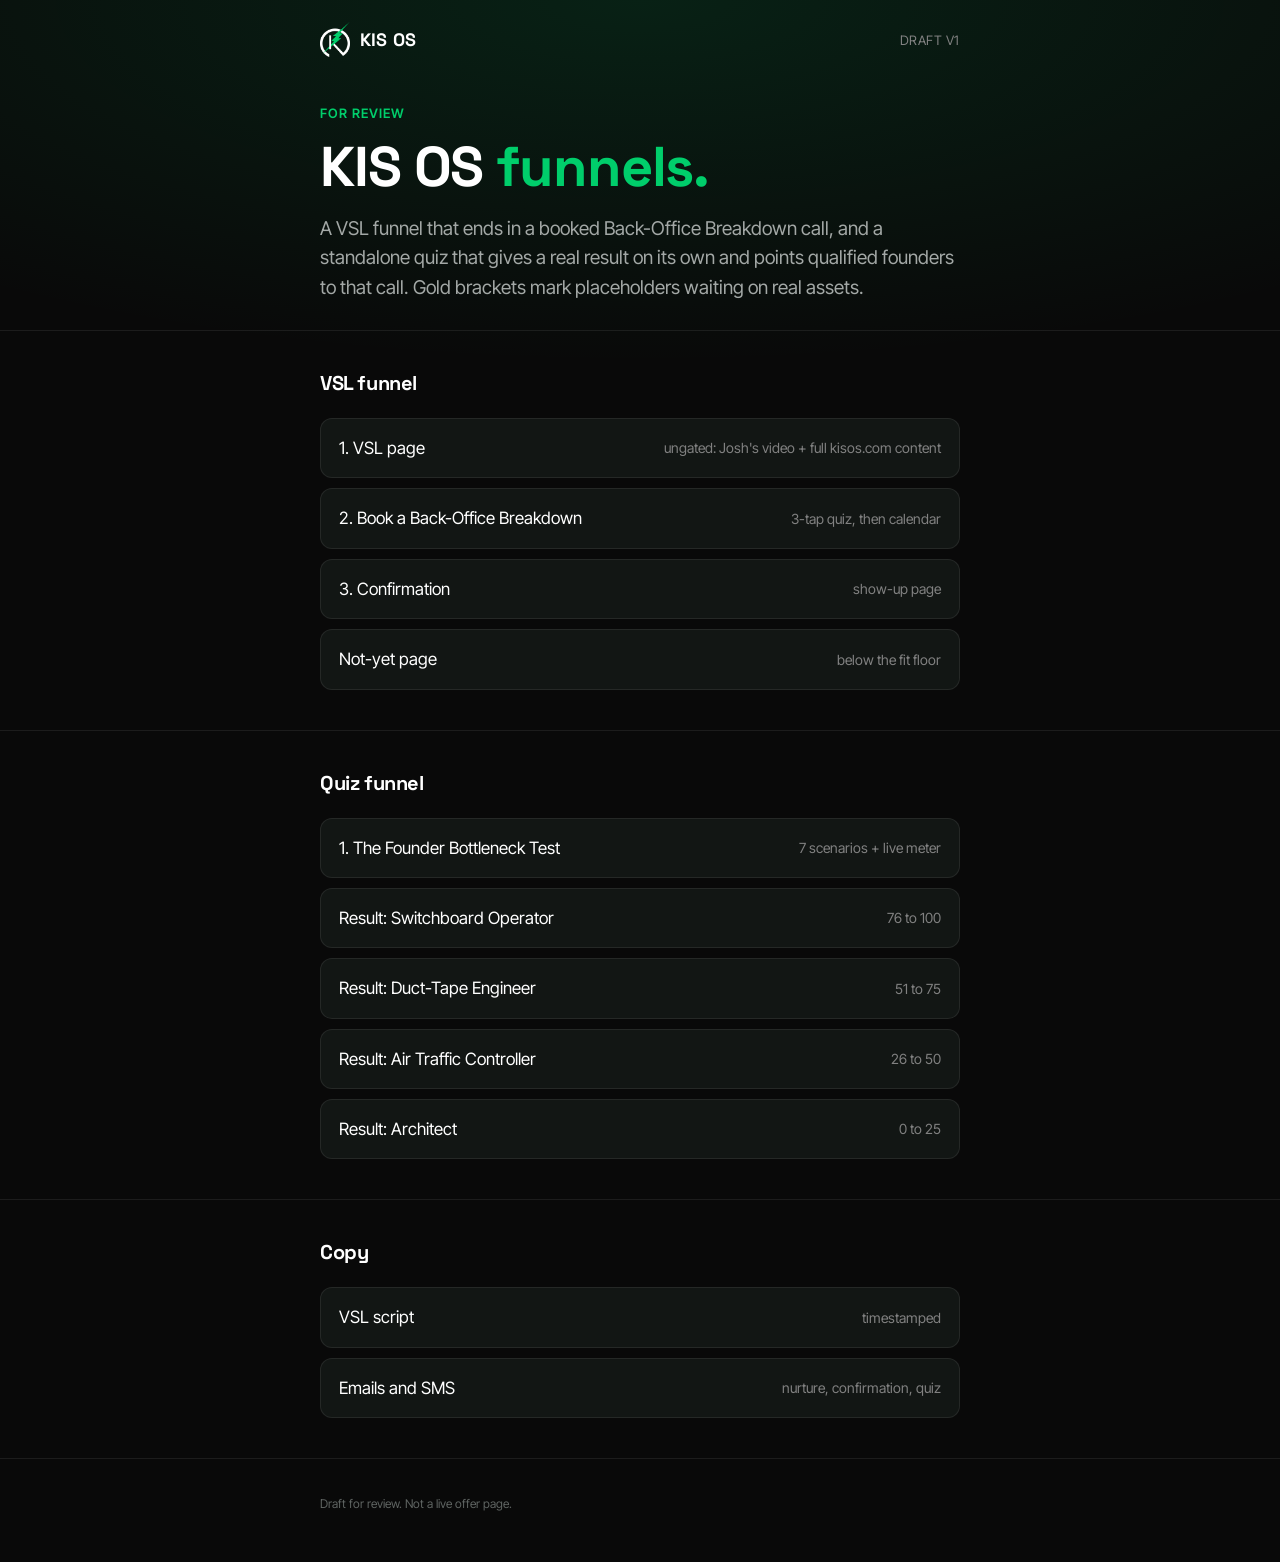
<file: index.html>
<!doctype html>
<html lang="en">
<head>
<meta charset="utf-8">
<meta name="viewport" content="width=device-width, initial-scale=1, viewport-fit=cover">
<meta name="robots" content="noindex, nofollow">
<meta name="theme-color" content="#090909">
<title>KIS OS Funnels</title>
<link rel="icon" href="assets/img/favicon.png">
<link rel="preconnect" href="https://fonts.googleapis.com">
<link rel="preconnect" href="https://fonts.gstatic.com" crossorigin>
<link href="https://fonts.googleapis.com/css2?family=Inter+Tight:wght@400;500;600;700&family=Space+Grotesk:wght@700&display=swap" rel="stylesheet">
<link rel="stylesheet" href="assets/css/site.css">
<style>
  .links { display: grid; gap: 10px; margin-top: 22px; }
  .links a { display: flex; justify-content: space-between; align-items: center; gap: 12px; padding: 16px 18px; background: var(--surface); border: 1px solid var(--line); border-radius: 12px; color: var(--text); text-decoration: none; }
  .links a:hover { border-color: var(--mint); }
  .links a span { color: var(--dim); font-size: 14px; text-align: right; }
</style>
</head>
<body class="glow">
<header class="top"><div class="wrap"><span class="brand"><img src="assets/img/kis-mark-white.png" alt=""><span>KIS OS</span></span><span class="step">Draft v1</span></div></header>
<main>
  <section class="hero">
    <div class="wrap">
      <p class="eyebrow">For review</p>
      <h1>KIS OS <span class="accent">funnels.</span></h1>
      <p class="lede">A VSL funnel that ends in a booked Back-Office Breakdown call, and a standalone quiz that gives a real result on its own and points qualified founders to that call. Gold brackets mark placeholders waiting on real assets.</p>
    </div>
  </section>
  <section class="section tight">
    <div class="wrap">
      <h3>VSL funnel</h3>
      <div class="links">
        <a href="vsl/">1. VSL page <span>ungated: Josh's video + full kisos.com content</span></a>
        <a href="book/">2. Book a Back-Office Breakdown <span>3-tap quiz, then calendar</span></a>
        <a href="confirmed/">3. Confirmation <span>show-up page</span></a>
        <a href="not-yet/">Not-yet page <span>below the fit floor</span></a>
      </div>
    </div>
  </section>
  <section class="section tight">
    <div class="wrap">
      <h3>Quiz funnel</h3>
      <div class="links">
        <a href="quiz/">1. The Founder Bottleneck Test <span>7 scenarios + live meter</span></a>
        <a href="quiz/result/?s=90&a=3333232">Result: Switchboard Operator <span>76 to 100</span></a>
        <a href="quiz/result/?s=62&a=2232211">Result: Duct-Tape Engineer <span>51 to 75</span></a>
        <a href="quiz/result/?s=43&a=1121211">Result: Air Traffic Controller <span>26 to 50</span></a>
        <a href="quiz/result/?s=14&a=0101001">Result: Architect <span>0 to 25</span></a>
      </div>
    </div>
  </section>
  <section class="section tight">
    <div class="wrap">
      <h3>Copy</h3>
      <div class="links">
        <a href="copy/#vsl">VSL script <span>timestamped</span></a>
        <a href="copy/#emails">Emails and SMS <span>nurture, confirmation, quiz</span></a>
      </div>
    </div>
  </section>
</main>
<footer class="foot"><div class="wrap"><div class="spec">Draft for review. Not a live offer page.</div></div></footer>
</body>
</html>
</file>
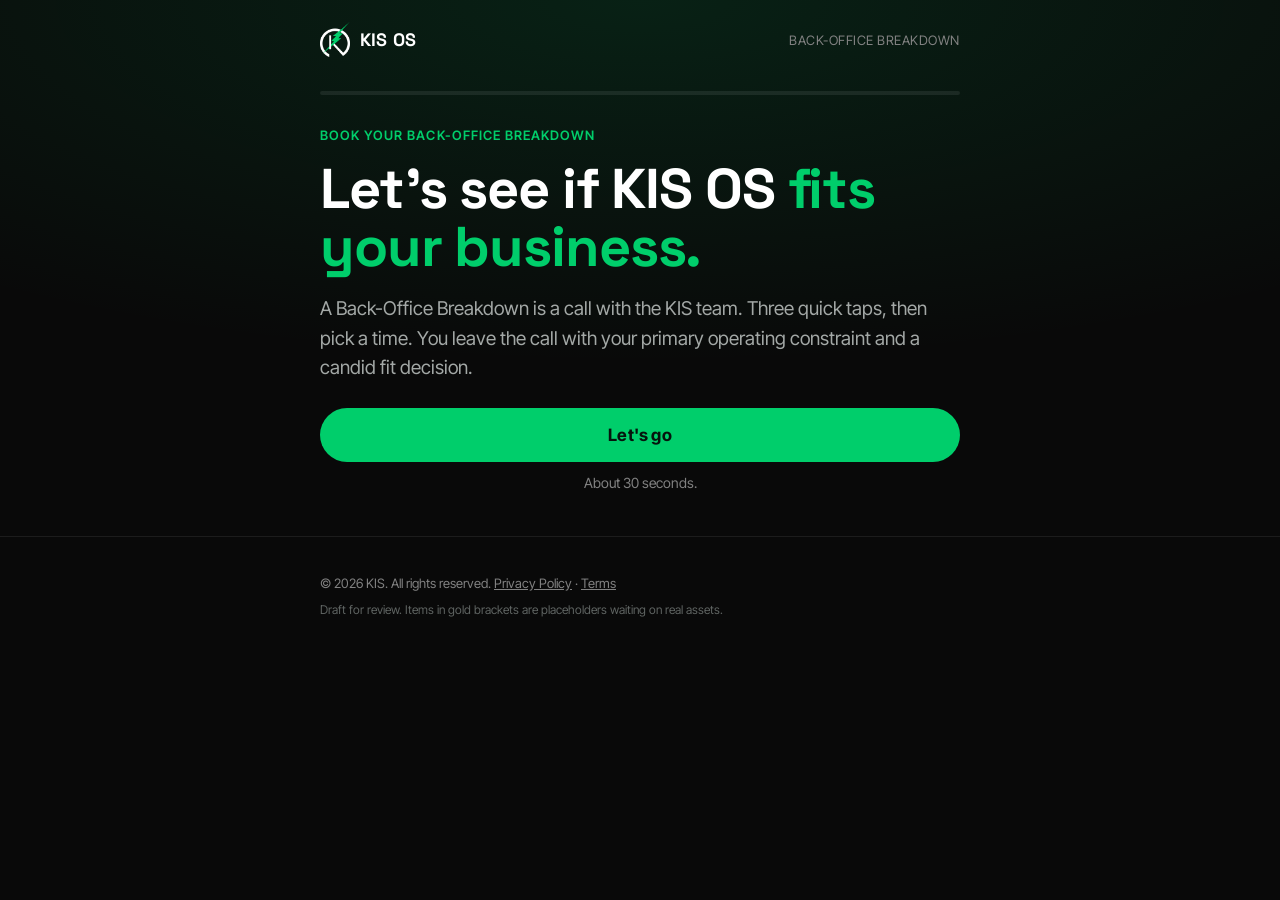
<file: book/index.html>
<!doctype html>
<html lang="en">
<head>
<meta charset="utf-8">
<meta name="viewport" content="width=device-width, initial-scale=1, viewport-fit=cover">
<meta name="robots" content="noindex, nofollow">
<meta name="theme-color" content="#090909">
<title>KIS OS | Book Your Back-Office Breakdown</title>
<link rel="icon" href="../assets/img/favicon.png">
<link rel="preconnect" href="https://fonts.googleapis.com">
<link rel="preconnect" href="https://fonts.gstatic.com" crossorigin>
<link href="https://fonts.googleapis.com/css2?family=Inter+Tight:wght@400;500;600;700&family=Space+Grotesk:wght@700&display=swap" rel="stylesheet">
<link rel="stylesheet" href="../assets/css/site.css">
<script src="../assets/js/funnel.js"></script>
</head>
<body class="glow">

<header class="top">
  <div class="wrap">
    <a class="brand" href="../vsl/" data-keep><img src="../assets/img/kis-mark-white.png" alt=""><span>KIS OS</span></a>
    <span class="step" id="qcount">Back-Office Breakdown</span>
  </div>
</header>

<main>
  <section class="hero" style="padding-top:20px">
    <div class="wrap">
      <div class="progress" aria-hidden="true"><i id="bar"></i></div>

      <div class="q on" data-intro>
        <p class="eyebrow">Book your Back-Office Breakdown</p>
        <h1>Let's see if KIS OS <span class="accent">fits your business.</span></h1>
        <p class="lede">A Back-Office Breakdown is a call with the KIS team. Three quick taps, then pick a time. You leave the call with your primary operating constraint and a candid fit decision.</p>
        <div class="cta-row"><button class="btn block" type="button" id="start">Let's go</button></div>
        <p class="cta-note">About 30 seconds.</p>
      </div>

      <div class="q" data-key="business">
        <h2>What best describes your business?</h2>
        <div class="choices">
          <button class="choice" type="button" data-v="online_coach">Online fitness or health coach</button>
          <button class="choice" type="button" data-v="gym_owner">Gym or studio owner</button>
          <button class="choice" type="button" data-v="hybrid">Hybrid: online and in person</button>
          <button class="choice" type="button" data-v="nutrition">Nutrition or wellness brand</button>
          <button class="choice" type="button" data-v="other">Something else</button>
        </div>
      </div>

      <div class="q" data-key="revenue">
        <h2>Roughly what do you collect in a month?</h2>
        <p class="hint">So we send you to the right call.</p>
        <div class="choices">
          <button class="choice" type="button" data-v="0">Under $10K</button>
          <button class="choice" type="button" data-v="10000">$10K to $20K</button>
          <button class="choice" type="button" data-v="20000">$20K to $30K</button>
          <button class="choice" type="button" data-v="30000">$30K to $50K</button>
          <button class="choice" type="button" data-v="50000">$50K to $100K</button>
          <button class="choice" type="button" data-v="100000">$100K or more</button>
        </div>
      </div>

      <div class="q" data-key="onboarding">
        <h2>A new client pays you. What happens next?</h2>
        <div class="choices">
          <button class="choice" type="button" data-v="manual">Me or my team onboard them by hand</button>
          <button class="choice" type="button" data-v="partial">Part automated, part manual</button>
          <button class="choice" type="button" data-v="auto">It runs on its own: intake, coach assigned, Trainerize ready</button>
        </div>
      </div>

      <!-- GHL: post these answers + contact to the GHL form, then show the calendar. -->
      <div class="q" data-key="contact">
        <h2>Good fit. <span class="accent">Where do we send the invite?</span></h2>
        <form class="form" id="contactForm" novalidate style="margin-top:22px">
          <div class="field">
            <label for="fn">First name</label>
            <input id="fn" name="first_name" type="text" autocomplete="given-name" required>
          </div>
          <div class="field">
            <label for="em">Email</label>
            <input id="em" name="email" type="email" autocomplete="email" inputmode="email" required>
          </div>
          <div class="field">
            <label for="ph">Mobile (for call reminders)</label>
            <input id="ph" name="phone" type="tel" autocomplete="tel" inputmode="tel" required>
          </div>
          <div class="err" id="cErr" role="alert"></div>
          <button class="btn block" type="submit">Next: pick a time</button>
          <p class="consent">By continuing you agree to receive calls, texts and emails from Keep It Simple about your Back-Office Breakdown. Message and data rates may apply. Reply STOP to opt out. <a href="https://kisos.com/privacy-policy" target="_blank" rel="noopener">Privacy Policy</a></p>
        </form>
      </div>

      <!-- GHL: embed the Back-Office Breakdown calendar; set its redirect to /confirmed/. -->
      <div class="q" data-key="calendar">
        <h2>Pick a time, <span class="accent" data-first-name>friend</span>.</h2>
        <div class="ph-box" style="min-height:360px;display:flex;flex-direction:column;justify-content:center;text-align:center;gap:10px;margin-top:22px">
          <strong>[GHL BACK-OFFICE BREAKDOWN CALENDAR EMBED]</strong>
          <span>The booking calendar goes here, prefilled with your details. After booking it redirects to the confirmation page.</span>
        </div>
        <div class="cta-row">
          <a class="btn block" href="../confirmed/" data-keep>Preview the confirmation page</a>
        </div>
      </div>

      <button class="back" type="button" id="back" hidden>Back</button>
    </div>
  </section>
</main>

<footer class="foot">
  <div class="wrap">
    <div>&copy; 2026 KIS. All rights reserved. <a href="https://kisos.com/privacy-policy" target="_blank" rel="noopener">Privacy Policy</a> · <a href="https://kisos.com/terms" target="_blank" rel="noopener">Terms</a></div>
    <div class="spec">Draft for review. Items in gold brackets are placeholders waiting on real assets.</div>
  </div>
</footer>

<script>
(function () {
  var steps = Array.prototype.slice.call(document.querySelectorAll(".q"));
  var idx = {}; steps.forEach(function (s, n) { idx[s.getAttribute("data-key") || "intro"] = n; });
  var QUESTIONS = ["business", "revenue", "onboarding"];
  var i = 0, lead = KIS.get("lead") || {};
  if (new URLSearchParams(location.search).get("reset")) { delete lead.business; delete lead.revenue; delete lead.onboarding; KIS.set({ lead: lead }); }
  var bar = document.getElementById("bar"), back = document.getElementById("back"), qcount = document.getElementById("qcount");
  var f = document.getElementById("contactForm");
  ["first_name", "email", "phone"].forEach(function (k) { if (lead[k]) f[k].value = lead[k]; });

  function label(key) {
    var q = QUESTIONS.indexOf(key);
    if (q > -1) return "Question " + (q + 1) + " of 3";
    return { intro: "Back-Office Breakdown", contact: "Almost there", calendar: "Pick a time" }[key];
  }
  function go(n) {
    steps[i].classList.remove("on");
    i = n;
    steps[i].classList.add("on");
    var key = steps[i].getAttribute("data-key") || "intro";
    bar.style.width = (i / (steps.length - 1) * 100) + "%";
    back.hidden = i === 0;
    qcount.textContent = label(key);
    document.querySelectorAll("[data-first-name]").forEach(function (el) { if (lead.first_name) el.textContent = lead.first_name; });
    window.scrollTo({ top: 0, behavior: "smooth" });
  }
  // First unanswered question; quiz-funnel leads skip what they already told us.
  function next() {
    for (var q = 0; q < QUESTIONS.length; q++) if (lead[QUESTIONS[q]] == null) return idx[QUESTIONS[q]];
    if (Number(lead.revenue) < KIS.ICP_FLOOR) { KIS.track("DisqualifiedLead", { revenue: lead.revenue }); KIS.go("../not-yet/"); return null; }
    return idx.contact;
  }
  function advance() { var n = next(); if (n != null) go(n); }

  document.getElementById("start").addEventListener("click", function () { KIS.track("BookStart"); advance(); });
  back.addEventListener("click", function () {
    var key = steps[i].getAttribute("data-key");
    if (QUESTIONS.indexOf(key) > -1) delete lead[QUESTIONS[QUESTIONS.indexOf(key) - 1]];
    if (key === "contact") delete lead.onboarding;
    KIS.set({ lead: lead });
    go(Math.max(0, i - 1));
  });

  QUESTIONS.forEach(function (key) {
    var step = steps[idx[key]];
    step.querySelectorAll(".choice").forEach(function (btn) {
      if (lead[key] === btn.getAttribute("data-v")) btn.classList.add("sel");
      btn.addEventListener("click", function () {
        step.querySelectorAll(".choice").forEach(function (b) { b.classList.remove("sel"); });
        btn.classList.add("sel");
        lead[key] = btn.getAttribute("data-v");
        KIS.set({ lead: lead });
        setTimeout(advance, 180);
      });
    });
  });

  f.addEventListener("submit", function (e) {
    e.preventDefault();
    var err = document.getElementById("cErr");
    var fn = f.first_name.value.trim(), em = f.email.value.trim(), ph = f.phone.value.trim();
    if (!fn) { err.textContent = "Please add your first name."; return; }
    if (!KIS.validEmail(em)) { err.textContent = "Please add a valid email."; return; }
    if (ph.replace(/\D/g, "").length < 7) { err.textContent = "Please add a mobile number for reminders."; return; }
    err.textContent = "";
    lead.first_name = fn; lead.email = em; lead.phone = ph;
    KIS.set({ lead: lead });
    // GHL: post the form here (starts the booking-abandon emails if no booking follows).
    KIS.track("QualifiedLead", { revenue: lead.revenue, business: lead.business });
    go(idx.calendar);
  });
})();
</script>
</body>
</html>
</file>
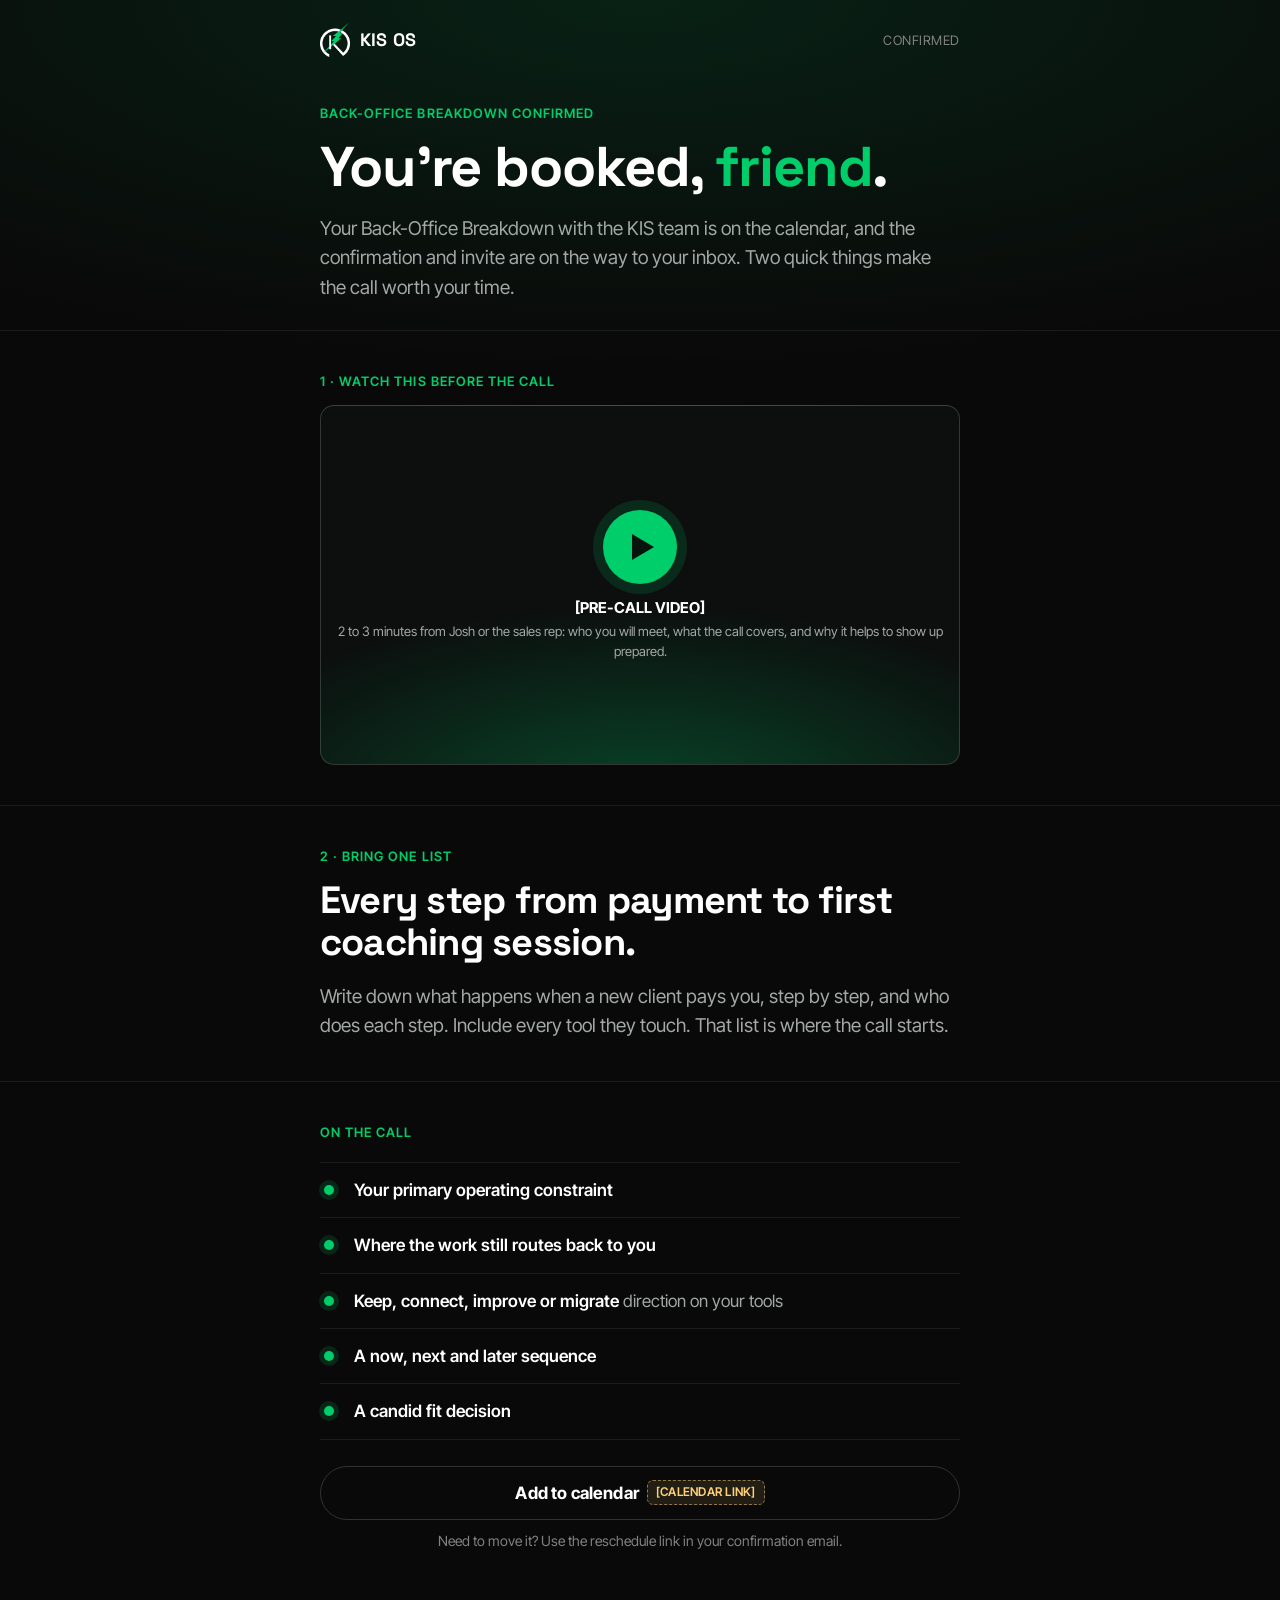
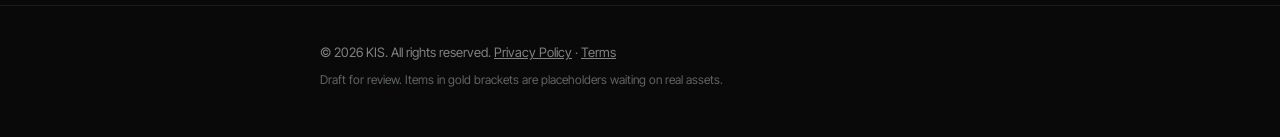
<file: confirmed/index.html>
<!doctype html>
<html lang="en">
<head>
<meta charset="utf-8">
<meta name="viewport" content="width=device-width, initial-scale=1, viewport-fit=cover">
<meta name="robots" content="noindex, nofollow">
<meta name="theme-color" content="#090909">
<title>KIS OS | You're Booked</title>
<link rel="icon" href="../assets/img/favicon.png">
<link rel="preconnect" href="https://fonts.googleapis.com">
<link rel="preconnect" href="https://fonts.gstatic.com" crossorigin>
<link href="https://fonts.googleapis.com/css2?family=Inter+Tight:wght@400;500;600;700&family=Space+Grotesk:wght@700&display=swap" rel="stylesheet">
<link rel="stylesheet" href="../assets/css/site.css">
<script src="../assets/js/funnel.js"></script>
</head>
<body class="glow">

<header class="top">
  <div class="wrap">
    <a class="brand" href="../vsl/" data-keep><img src="../assets/img/kis-mark-white.png" alt=""><span>KIS OS</span></a>
    <span class="step">Confirmed</span>
  </div>
</header>

<main>
  <section class="hero">
    <div class="wrap">
      <p class="eyebrow">Back-Office Breakdown confirmed</p>
      <h1>You're booked, <span class="accent" data-first-name>friend</span>.</h1>
      <p class="lede">Your Back-Office Breakdown with the KIS team is on the calendar, and the confirmation and invite are on the way to your inbox. Two quick things make the call worth your time.</p>
    </div>
  </section>

  <section class="section tight">
    <div class="wrap">
      <p class="eyebrow">1 &middot; Watch this before the call</p>
      <div class="video">
        <div>
          <div class="play" aria-hidden="true"></div>
          <div class="ph"><strong>[PRE-CALL VIDEO]</strong>2 to 3 minutes from Josh or the sales rep: who you will meet, what the call covers, and why it helps to show up prepared.</div>
        </div>
      </div>
    </div>
  </section>

  <section class="section tight">
    <div class="wrap">
      <p class="eyebrow">2 &middot; Bring one list</p>
      <h2>Every step from payment to first coaching session.</h2>
      <p class="lede">Write down what happens when a new client pays you, step by step, and who does each step. Include every tool they touch. That list is where the call starts.</p>
    </div>
  </section>

  <section class="section tight">
    <div class="wrap">
      <p class="eyebrow">On the call</p>
      <ul class="list">
        <li><strong>Your primary operating constraint</strong></li>
        <li><strong>Where the work still routes back to you</strong></li>
        <li><strong>Keep, connect, improve or migrate</strong> direction on your tools</li>
        <li><strong>A now, next and later sequence</strong></li>
        <li><strong>A candid fit decision</strong></li>
      </ul>
      <div class="cta-row">
        <a class="btn ghost block" href="#" id="addCal">Add to calendar <span class="ph-tag">[CALENDAR LINK]</span></a>
      </div>
      <p class="cta-note">Need to move it? Use the reschedule link in your confirmation email.</p>
    </div>
  </section>
</main>

<footer class="foot">
  <div class="wrap">
    <div>&copy; 2026 KIS. All rights reserved. <a href="https://kisos.com/privacy-policy" target="_blank" rel="noopener">Privacy Policy</a> · <a href="https://kisos.com/terms" target="_blank" rel="noopener">Terms</a></div>
    <div class="spec">Draft for review. Items in gold brackets are placeholders waiting on real assets.</div>
  </div>
</footer>

<script>
  KIS.track("DemoBooked");
  document.getElementById("addCal").addEventListener("click", function (e) { e.preventDefault(); });
</script>
</body>
</html>
</file>
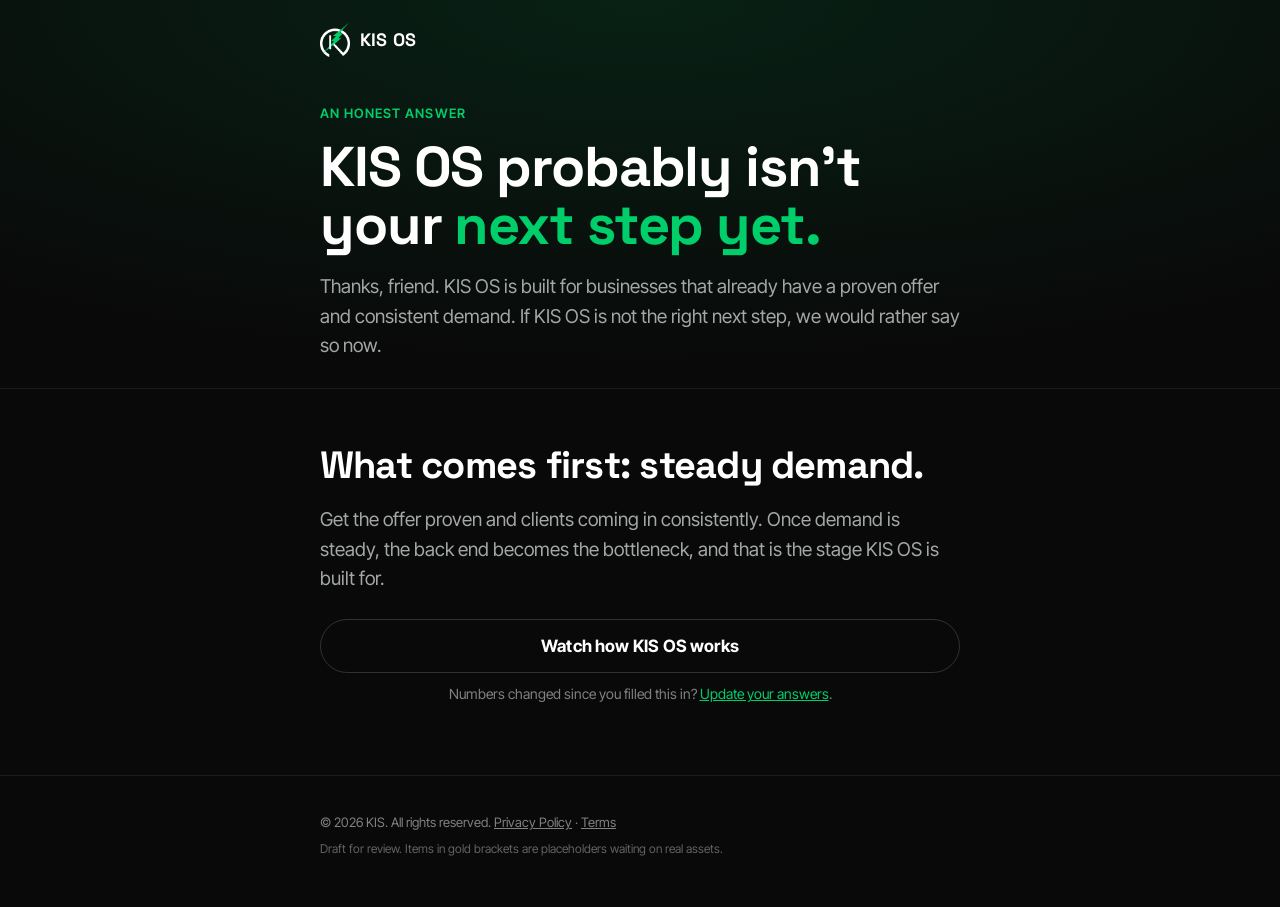
<file: not-yet/index.html>
<!doctype html>
<html lang="en">
<head>
<meta charset="utf-8">
<meta name="viewport" content="width=device-width, initial-scale=1, viewport-fit=cover">
<meta name="robots" content="noindex, nofollow">
<meta name="theme-color" content="#090909">
<title>KIS OS | Not Yet</title>
<link rel="icon" href="../assets/img/favicon.png">
<link rel="preconnect" href="https://fonts.googleapis.com">
<link rel="preconnect" href="https://fonts.gstatic.com" crossorigin>
<link href="https://fonts.googleapis.com/css2?family=Inter+Tight:wght@400;500;600;700&family=Space+Grotesk:wght@700&display=swap" rel="stylesheet">
<link rel="stylesheet" href="../assets/css/site.css">
<script src="../assets/js/funnel.js"></script>
</head>
<body class="glow">

<header class="top">
  <div class="wrap">
    <a class="brand" href="../vsl/" data-keep><img src="../assets/img/kis-mark-white.png" alt=""><span>KIS OS</span></a>
  </div>
</header>

<main>
  <section class="hero">
    <div class="wrap">
      <p class="eyebrow">An honest answer</p>
      <h1>KIS OS probably isn't your <span class="accent">next step yet.</span></h1>
      <p class="lede">Thanks, <span data-first-name>friend</span>. KIS OS is built for businesses that already have a proven offer and consistent demand. If KIS OS is not the right next step, we would rather say so now.</p>
    </div>
  </section>

  <section class="section">
    <div class="wrap">
      <h2>What comes first: steady demand.</h2>
      <p class="lede">Get the offer proven and clients coming in consistently. Once demand is steady, the back end becomes the bottleneck, and that is the stage KIS OS is built for.</p>
      <div class="cta-row">
        <a class="btn ghost block" href="../vsl/" data-keep>Watch how KIS OS works</a>
      </div>
      <p class="cta-note">Numbers changed since you filled this in? <a href="../book/?reset=1" data-keep>Update your answers</a>.</p>
    </div>
  </section>
</main>

<footer class="foot">
  <div class="wrap">
    <div>&copy; 2026 KIS. All rights reserved. <a href="https://kisos.com/privacy-policy" target="_blank" rel="noopener">Privacy Policy</a> · <a href="https://kisos.com/terms" target="_blank" rel="noopener">Terms</a></div>
    <div class="spec">Draft for review. Items in gold brackets are placeholders waiting on real assets.</div>
  </div>
</footer>

</body>
</html>
</file>
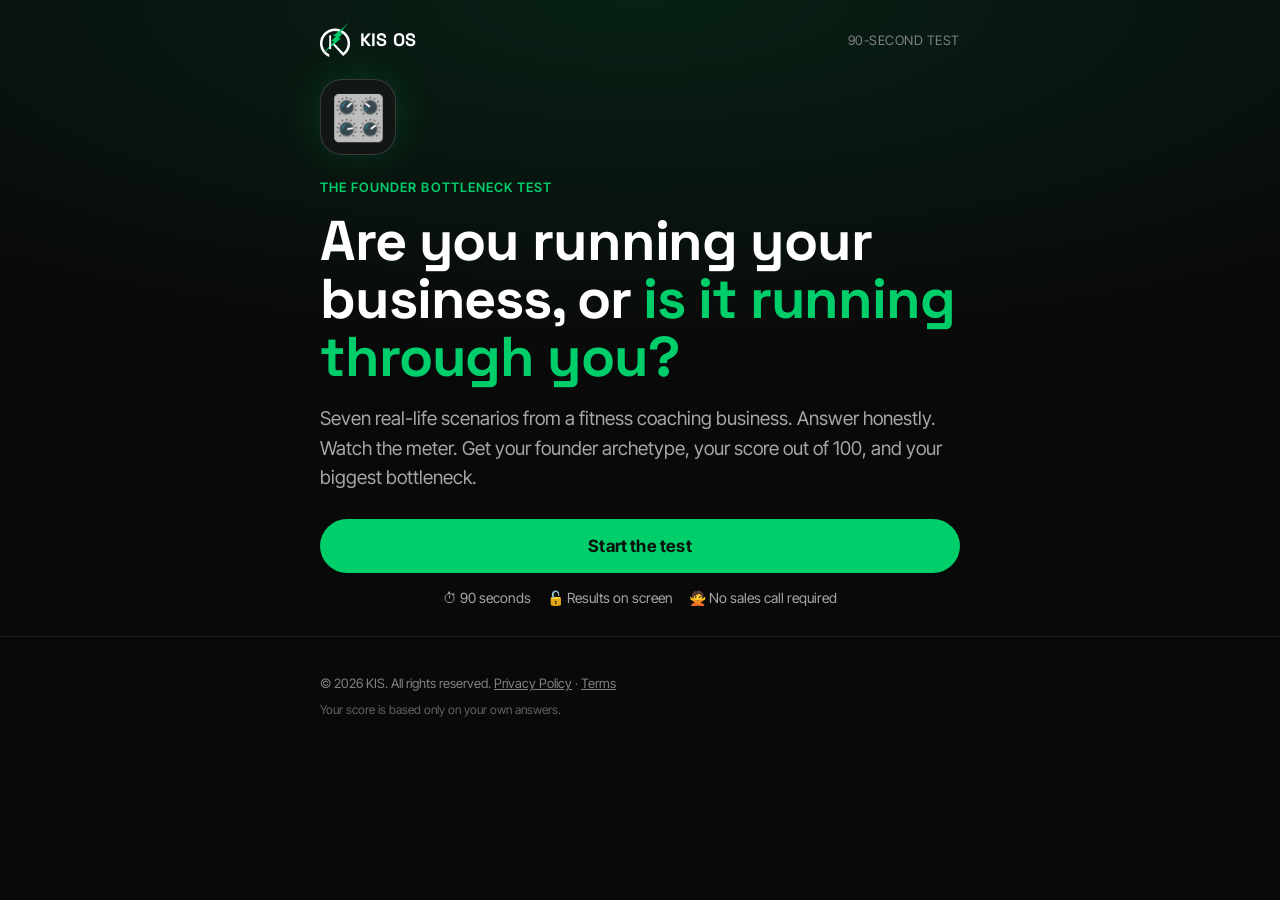
<file: quiz/index.html>
<!doctype html>
<html lang="en">
<head>
<meta charset="utf-8">
<meta name="viewport" content="width=device-width, initial-scale=1, viewport-fit=cover">
<meta name="robots" content="noindex, nofollow">
<meta name="theme-color" content="#090909">
<title>Are You the Operating System? | The Founder Bottleneck Test</title>
<meta name="description" content="Seven quick scenarios. Find out how much of your fitness business still runs through you.">
<link rel="icon" href="../assets/img/favicon.png">
<link rel="preconnect" href="https://fonts.googleapis.com">
<link rel="preconnect" href="https://fonts.gstatic.com" crossorigin>
<link href="https://fonts.googleapis.com/css2?family=Inter+Tight:wght@400;500;600;700&family=Space+Grotesk:wght@700&display=swap" rel="stylesheet">
<link rel="stylesheet" href="../assets/css/site.css">
<script src="../assets/js/funnel.js"></script>
<script src="../assets/js/quiz-data.js"></script>
</head>
<body class="glow">

<header class="top">
  <div class="wrap">
    <a class="brand" href="./"><img src="../assets/img/kis-mark-white.png" alt=""><span>KIS OS</span></a>
    <span class="step" id="qcount">90-second test</span>
  </div>
</header>

<main>
  <section class="hero" style="padding-top:16px">
    <div class="wrap">

      <!-- Live meter: moves with every answer -->
      <div class="meter" id="meter" hidden>
        <div class="meter-top"><span>Runs itself</span><strong id="meterLabel">Founder dependence</strong><span>You are the OS</span></div>
        <div class="meter-track"><i id="meterFill"></i><b id="meterNeedle"></b></div>
      </div>

      <div id="stage">
        <div class="q on intro" id="intro">
          <div class="intro-badge">🎛️</div>
          <p class="eyebrow">The Founder Bottleneck Test</p>
          <h1>Are you running your business, or <span class="accent">is it running through you?</span></h1>
          <p class="lede">Seven real-life scenarios from a fitness coaching business. Answer honestly. Watch the meter. Get your founder archetype, your score out of 100, and your biggest bottleneck.</p>
          <div class="cta-row"><button class="btn block" type="button" id="start">Start the test</button></div>
          <div class="intro-meta"><span>⏱ 90 seconds</span><span>🔓 Results on screen</span><span>🙅 No sales call required</span></div>
        </div>
      </div>

      <button class="back" type="button" id="back" hidden>Back</button>
    </div>
  </section>

  <!-- Building-your-result moment -->
  <section class="crunch" id="crunch" hidden>
    <div class="wrap center">
      <div class="crunch-ring" aria-hidden="true"></div>
      <h2 id="crunchLine">Tracing your handoffs...</h2>
    </div>
  </section>
</main>

<div class="quip" id="quip" role="status" aria-live="polite"></div>

<footer class="foot">
  <div class="wrap">
    <div>&copy; 2026 KIS. All rights reserved. <a href="https://kisos.com/privacy-policy" target="_blank" rel="noopener">Privacy Policy</a> · <a href="https://kisos.com/terms" target="_blank" rel="noopener">Terms</a></div>
    <div class="spec">Your score is based only on your own answers.</div>
  </div>
</footer>

<script>
(function () {
  var Q = KISQ.QUESTIONS, stage = document.getElementById("stage");
  var answers = {}, scores = {}, i = -1, locked = false;
  var meter = document.getElementById("meter"), fill = document.getElementById("meterFill"), needle = document.getElementById("meterNeedle");
  var qcount = document.getElementById("qcount"), back = document.getElementById("back"), quip = document.getElementById("quip");
  var scored = Q.filter(function (q) { return q.area; }).length;

  function esc(s) { var d = document.createElement("div"); d.textContent = s; return d.innerHTML; }

  function updateMeter() {
    var keys = Object.keys(scores), sum = 0;
    keys.forEach(function (k) { sum += scores[k]; });
    var pct = keys.length ? Math.round(sum / (keys.length * 3) * 100) : 0;
    fill.style.width = pct + "%";
    needle.style.left = pct + "%";
    document.getElementById("meterLabel").textContent = !keys.length ? "Founder dependence" :
      pct <= 25 ? "Running on systems" : pct <= 50 ? "On your radar" : pct <= 75 ? "Held with duct tape" : "Full switchboard";
  }

  function render(n) {
    var q = Q[n];
    var h = '<div class="q on"><div class="q-emoji">' + q.emoji + '</div><h2>' + esc(q.q) + '</h2>' + (q.hint ? '<p class="hint">' + esc(q.hint) + '</p>' : "");
    if (q.type === "slider") {
      var v = answers[q.area] || 5;
      h += '<div class="slider"><div class="slider-num"><strong id="sNum">' + v + (v >= q.max ? "+" : "") + '</strong><span id="sLabel">' + q.label(v) + '</span></div>' +
        '<div class="apps" id="apps"></div>' +
        '<input type="range" id="sRange" min="' + q.min + '" max="' + q.max + '" value="' + v + '" aria-label="Number of apps">' +
        '<div class="slider-ends"><span>1</span><span>12+</span></div></div>' +
        '<div class="cta-row"><button class="btn block" type="button" id="sNext">Lock it in</button></div>';
    } else {
      h += '<div class="choices">' + q.options.map(function (o, k) {
        var sel = (q.area ? answers[q.area] : answers[q.key]) === (q.area ? k : o.v) ? " sel" : "";
        return '<button class="choice' + sel + '" type="button" data-k="' + k + '">' + esc(o.t) + '</button>';
      }).join("") + '</div>';
    }
    stage.innerHTML = h + '</div>';
    qcount.textContent = q.area ? "Scenario " + (n + 1) + " of " + scored : "Last question";
    back.hidden = false;
    window.scrollTo({ top: 0, behavior: "smooth" });

    if (q.type === "slider") {
      var r = document.getElementById("sRange"), apps = document.getElementById("apps");
      var draw = function () {
        var val = Number(r.value);
        document.getElementById("sNum").textContent = val + (val >= q.max ? "+" : "");
        document.getElementById("sLabel").textContent = q.label(val);
        apps.innerHTML = new Array(val + 1).join('<i></i>');
        r.style.setProperty("--p", ((val - q.min) / (q.max - q.min) * 100) + "%");
      };
      r.addEventListener("input", draw); draw();
      document.getElementById("sNext").addEventListener("click", function () {
        var val = Number(r.value);
        answer(n, q.score(val), q.react(val), val);
      });
    } else {
      stage.querySelectorAll(".choice").forEach(function (b) {
        b.addEventListener("click", function () {
          if (locked) return;
          stage.querySelectorAll(".choice").forEach(function (x) { x.classList.remove("sel"); });
          b.classList.add("sel");
          var o = q.options[Number(b.getAttribute("data-k"))];
          answer(n, o.s, o.r, q.area ? Number(b.getAttribute("data-k")) : o.v);
        });
      });
    }
  }

  function answer(n, s, reaction, raw) {
    var q = Q[n];
    locked = true;
    if (q.area) { scores[q.area] = s; answers[q.area] = raw; } else { answers[q.key] = raw; }
    updateMeter();
    quip.textContent = reaction;
    quip.className = "quip show" + (q.area ? " s" + s : "");
    setTimeout(function () {
      quip.className = "quip";
      locked = false;
      if (n + 1 < Q.length) { i = n + 1; render(i); } else { finish(); }
    }, 1500);
  }

  function finish() {
    var sum = 0;
    KISQ.ORDER.forEach(function (k) { sum += scores[k] || 0; });
    var score = Math.round(sum / (scored * 3) * 100);
    var a = KISQ.archetype(score);
    var code = KISQ.ORDER.map(function (k) { return scores[k] || 0; }).join("");
    KIS.set({ quiz: { score: score, archetype: a.id, areas: code, revenue: answers.revenue } });
    var lead = KIS.get("lead") || {};
    lead.revenue = answers.revenue;
    KIS.set({ lead: lead });
    // GHL: post score, archetype and answers here; tag kis-quiz-<archetype>.
    KIS.track("QuizComplete", { score: score, archetype: a.id });

    document.querySelector(".hero").hidden = true;
    meter.hidden = true;
    var crunch = document.getElementById("crunch"), line = document.getElementById("crunchLine");
    crunch.hidden = false;
    var lines = ["Tracing your handoffs...", "Counting the duct tape...", "Finding your bottleneck..."], j = 0;
    var t = setInterval(function () { j++; if (j < lines.length) line.textContent = lines[j]; }, 800);
    setTimeout(function () { clearInterval(t); KIS.go("result/?s=" + score + "&a=" + code + "&me=1"); }, 2500);
  }

  document.getElementById("start").addEventListener("click", function () {
    KIS.track("QuizStart");
    meter.hidden = false;
    updateMeter();
    i = 0; render(0);
  });
  back.addEventListener("click", function () {
    if (locked) return;
    if (i <= 0) { location.reload(); return; }
    i -= 1; render(i);
  });
})();
</script>
</body>
</html>
</file>
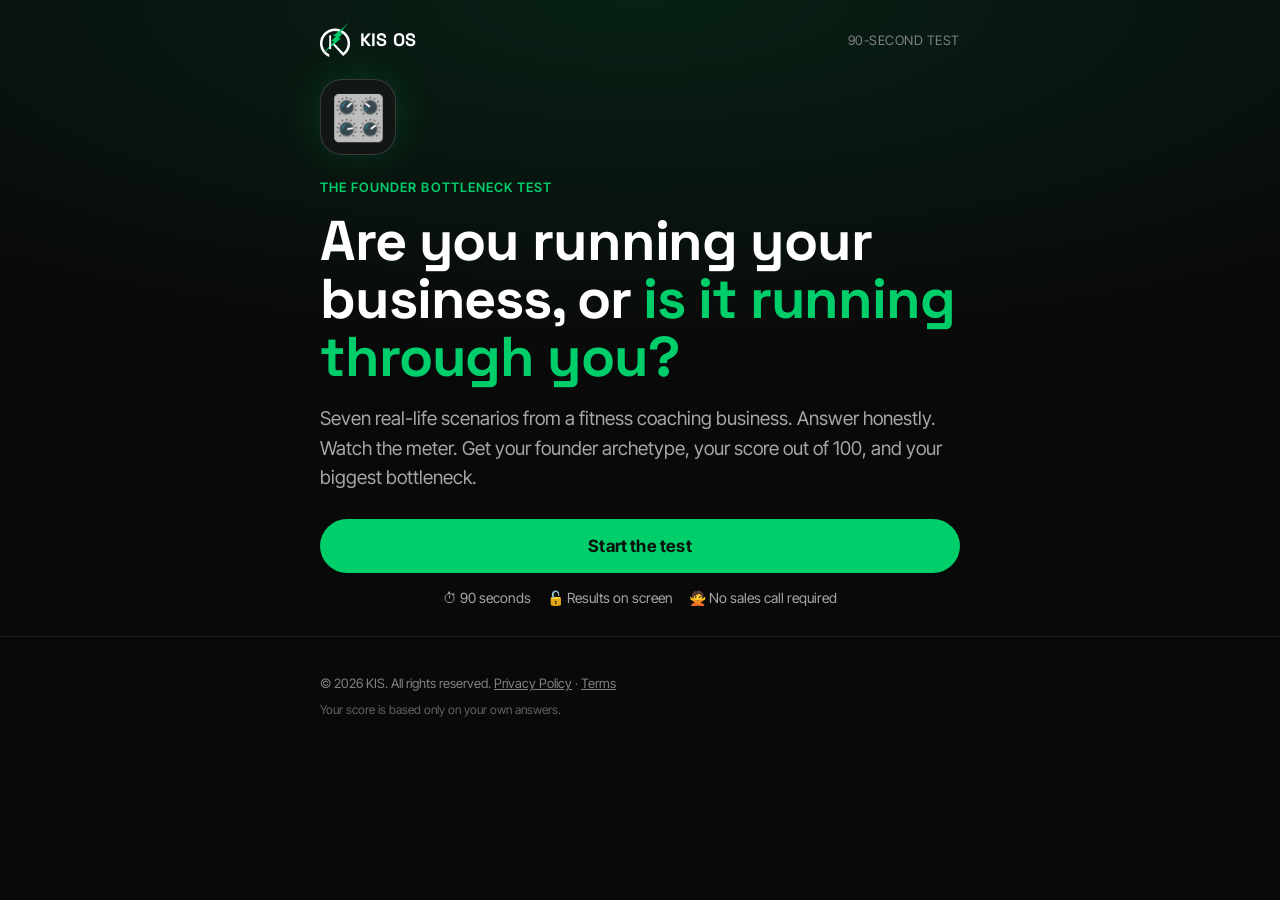
<file: quiz/result/index.html>
<!doctype html>
<html lang="en">
<head>
<meta charset="utf-8">
<meta name="viewport" content="width=device-width, initial-scale=1, viewport-fit=cover">
<meta name="robots" content="noindex, nofollow">
<meta name="theme-color" content="#090909">
<title>My Founder Bottleneck Result | KIS OS</title>
<link rel="icon" href="../../assets/img/favicon.png">
<link rel="preconnect" href="https://fonts.googleapis.com">
<link rel="preconnect" href="https://fonts.gstatic.com" crossorigin>
<link href="https://fonts.googleapis.com/css2?family=Inter+Tight:wght@400;500;600;700&family=Space+Grotesk:wght@700&display=swap" rel="stylesheet">
<link rel="stylesheet" href="../../assets/css/site.css">
<script src="../../assets/js/funnel.js"></script>
<script src="../../assets/js/quiz-data.js"></script>
</head>
<body class="glow">

<header class="top">
  <div class="wrap">
    <a class="brand" href="../"><img src="../../assets/img/kis-mark-white.png" alt=""><span>KIS OS</span></a>
    <span class="step" id="who">Your result</span>
  </div>
</header>

<main>
  <section class="hero center" style="padding-top:24px">
    <div class="wrap">
      <p class="eyebrow">The Founder Bottleneck Test</p>
      <div class="gauge" aria-hidden="true">
        <svg viewBox="0 0 120 120"><circle cx="60" cy="60" r="52" class="g-bg"/><circle cx="60" cy="60" r="52" class="g-fg" id="gArc"/></svg>
        <div class="g-num"><strong id="gNum">0</strong><span>/ 100</span></div>
      </div>
      <p class="small" style="margin-top:6px">Founder dependence score</p>
      <div class="arch">
        <div class="arch-emoji" id="aEmoji"></div>
        <h1 id="aName"></h1>
        <p class="lede" id="aLine" style="margin-top:8px"></p>
      </div>
    </div>
  </section>

  <section class="section tight">
    <div class="wrap">
      <p class="lede" id="aBody" style="margin-top:0"></p>
      <div class="scale" id="scale"></div>
    </div>
  </section>

  <section class="section tight">
    <div class="wrap">
      <p class="eyebrow">Where it runs through you</p>
      <h2>Your handoff breakdown.</h2>
      <div class="bars" id="bars"></div>
    </div>
  </section>

  <section class="section tight">
    <div class="wrap">
      <p class="eyebrow">Your biggest bottleneck</p>
      <h2 id="bName"></h2>
      <div class="tile" style="margin-top:18px"><div class="k">Try this week</div><p id="bTip"></p></div>
      <div class="tile" style="margin-top:10px"><div class="k">How KIS OS handles it</div><p id="bKis"></p></div>
    </div>
  </section>

  <section class="section tight" id="nextStep">
    <div class="wrap">
      <h2 id="ctaHead"></h2>
      <p class="lede" id="ctaBody"></p>
      <div class="cta-row" id="ctas"></div>
    </div>
  </section>

  <section class="section tight" id="emailBox">
    <div class="wrap">
      <div class="card">
        <h3>Want this breakdown in your inbox?</h3>
        <p class="small" style="margin-top:6px">Your score, your archetype and the fix for your biggest bottleneck. One email, plus a few short follow-ups from Josh you can unsubscribe from anytime.</p>
        <form class="form" id="emailForm" novalidate style="margin-top:14px">
          <div class="field"><label for="fn">First name</label><input id="fn" name="first_name" type="text" autocomplete="given-name"></div>
          <div class="field"><label for="em">Email</label><input id="em" name="email" type="email" autocomplete="email" inputmode="email"></div>
          <div class="err" id="eErr" role="alert"></div>
          <button class="btn block" type="submit">Send me my results</button>
          <p class="consent"><a href="https://kisos.com/privacy-policy" target="_blank" rel="noopener">Privacy Policy</a></p>
        </form>
        <p class="lede" id="emailDone" hidden style="margin:0">Sent. Check your inbox, <span data-first-name>friend</span>.</p>
      </div>
    </div>
  </section>

  <section class="section tight center">
    <div class="wrap">
      <h3>Know a founder who's the switchboard?</h3>
      <div class="cta-row"><button class="btn ghost block" type="button" id="share">Share this test</button></div>
      <p class="cta-note" id="shareNote"></p>
    </div>
  </section>
</main>

<footer class="foot">
  <div class="wrap">
    <div>&copy; 2026 KIS. All rights reserved. <a href="https://kisos.com/privacy-policy" target="_blank" rel="noopener">Privacy Policy</a> · <a href="https://kisos.com/terms" target="_blank" rel="noopener">Terms</a></div>
    <div class="spec">Your score is based only on your own answers. It is a self-assessment, not a diagnosis of your business.</div>
  </div>
</footer>

<script>
(function () {
  var p = new URLSearchParams(location.search);
  var score = Math.max(0, Math.min(100, Number(p.get("s")) || 0));
  var code = (p.get("a") || "").replace(/[^0-3]/g, "");
  if (code.length !== KISQ.ORDER.length) { location.replace("../"); return; }
  var mine = p.get("me") === "1" && KIS.get("quiz");
  var quiz = KIS.get("quiz") || {};
  var a = KISQ.archetype(score);

  document.getElementById("who").textContent = mine ? "Your result" : "A founder's result";
  document.getElementById("aEmoji").textContent = a.emoji;
  document.getElementById("aName").textContent = a.name;
  document.getElementById("aLine").textContent = a.line;
  document.getElementById("aBody").textContent = a.body;

  // Gauge counts up.
  var arc = document.getElementById("gArc"), C = 2 * Math.PI * 52, num = document.getElementById("gNum");
  arc.style.strokeDasharray = C; arc.style.strokeDashoffset = C;
  requestAnimationFrame(function () { setTimeout(function () { arc.style.strokeDashoffset = C * (1 - score / 100); }, 150); });
  var t0 = null;
  function tick(t) { if (!t0) t0 = t; var k = Math.min(1, (t - t0) / 1200); num.textContent = Math.round(score * (1 - Math.pow(1 - k, 3))); if (k < 1) requestAnimationFrame(tick); }
  requestAnimationFrame(tick);

  // Archetype scale with "you are here".
  document.getElementById("scale").innerHTML = KISQ.ARCHETYPES.map(function (x) {
    return '<div class="' + (x.id === a.id ? "on" : "") + '"><span>' + x.emoji + '</span>' + x.name.replace("The ", "") + '</div>';
  }).join("");

  // Area bars, worst first.
  var areas = KISQ.ORDER.map(function (k, n) { return { k: k, s: Number(code[n]) }; });
  var sorted = areas.slice().sort(function (x, y) { return y.s - x.s; });
  var words = ["Runs without you", "Mostly handled", "Leans on you", "Runs through you"];
  document.getElementById("bars").innerHTML = sorted.map(function (x) {
    return '<div class="bar s' + x.s + '"><div class="bar-top"><strong>' + KISQ.AREAS[x.k].name + '</strong><span>' + words[x.s] + '</span></div><div class="bar-track"><i style="--w:' + Math.max(6, x.s / 3 * 100) + '%"></i></div></div>';
  }).join("");
  setTimeout(function () { document.querySelectorAll(".bar i").forEach(function (b) { b.classList.add("go"); }); }, 300);

  var worst = KISQ.AREAS[sorted[0].k];
  document.getElementById("bName").textContent = sorted[0].s === 0 ? "None stood out. Nice work." : worst.name + ".";
  document.getElementById("bTip").textContent = worst.tip;
  document.getElementById("bKis").textContent = worst.kis;

  // Next step: depends on whose result this is and the business size.
  var ctas = document.getElementById("ctas");
  function btn(label, href, ghost) {
    var b = document.createElement("a"); b.className = "btn block" + (ghost ? " ghost" : ""); b.textContent = label;
    b.href = href; b.addEventListener("click", function (e) { e.preventDefault(); KIS.go(href); }); ctas.appendChild(b);
  }
  var head = document.getElementById("ctaHead"), body = document.getElementById("ctaBody");
  if (!mine) {
    head.textContent = "Where do you land?";
    body.textContent = "Seven scenarios, 90 seconds. Find out how much of your business still runs through you.";
    btn("Take the test", "../");
    document.getElementById("emailBox").hidden = true;
  } else if (Number(quiz.revenue) < KIS.ICP_FLOOR) {
    head.textContent = "Build it right from the start.";
    body.textContent = "KIS OS is built for businesses already collecting $30K a month or more. Until then, the fix above is your best next move. Here's what the next stage looks like when you get there.";
    btn("Watch how KIS OS works", "../../vsl/", true);
  } else if (score > 50) {
    head.textContent = "Want the switchboard gone?";
    body.textContent = "On a Back-Office Breakdown, the KIS team maps where growth is breaking in your business and what to install first. You leave with a candid fit decision.";
    btn("Book your Back-Office Breakdown", "../../book/");
    btn("Watch the 6-minute video first", "../../vsl/", true);
  } else {
    head.textContent = "See what the next stage looks like.";
    body.textContent = "A lot already runs without you. Watch how KIS OS connects the rest, then book a Back-Office Breakdown if you want your Priority Map.";
    btn("Watch the 6-minute video", "../../vsl/");
    btn("Book your Back-Office Breakdown", "../../book/", true);
  }
  if (mine) KIS.track("QuizResult", { score: score, archetype: a.id });

  // Optional email.
  var lead = KIS.get("lead") || {};
  var f = document.getElementById("emailForm");
  if (lead.first_name) f.first_name.value = lead.first_name;
  if (lead.email) f.email.value = lead.email;
  f.addEventListener("submit", function (e) {
    e.preventDefault();
    var fn = f.first_name.value.trim(), em = f.email.value.trim(), err = document.getElementById("eErr");
    if (!fn) { err.textContent = "Please add your first name."; return; }
    if (!KIS.validEmail(em)) { err.textContent = "Please add a valid email."; return; }
    lead.first_name = fn; lead.email = em; KIS.set({ lead: lead });
    // GHL: post contact + score/archetype; starts email Sequence C for this archetype.
    KIS.track("QuizEmail", { archetype: a.id });
    f.hidden = true;
    document.querySelector("[data-first-name]").textContent = fn;
    document.getElementById("emailDone").hidden = false;
  });

  // Share: sends people to the test itself, with the score in the message text only.
  document.getElementById("share").addEventListener("click", function () {
    var url = location.origin + location.pathname.replace(/result\/?$/, "");
    var text = "I scored " + score + "/100 on the Founder Bottleneck Test: " + a.name + ". Are you the operating system of your business?";
    if (navigator.share) { navigator.share({ title: "The Founder Bottleneck Test", text: text, url: url }).catch(function () {}); }
    else if (navigator.clipboard) { navigator.clipboard.writeText(text + " " + url).then(function () { document.getElementById("shareNote").textContent = "Link copied."; }); }
    KIS.track("QuizShare");
  });
})();
</script>
</body>
</html>
</file>
<file: assets/css/site.css>
/* KIS OS funnels. Tokens verified from live kisos.com CSS (2026-10-28/30):
   --brandboards-bg #090909, --brandboards-primary #00CE6B, deep green rgb(11,93,61),
   surfaces #121614 / #0F3726, gray #818181, light mint #CFE8DE.
   Fonts: Space Grotesk 700 (headlines), Inter Tight (body, buttons). */
:root {
  --bg: #090909;
  --surface: #121614;
  --surface-2: #171c1a;
  --line: rgba(255, 255, 255, 0.08);
  --line-strong: rgba(255, 255, 255, 0.16);
  --text: #ffffff;
  --muted: #a3a8a6;
  --dim: #818181;
  --mint: #00ce6b;
  --mint-soft: #cfe8de;
  --deep: #0b5d3d;
  --deep-2: #0f3726;
  --radius: 14px;
  --max: 680px;
  --head: "Space Grotesk", system-ui, sans-serif;
  --body: "Inter Tight", system-ui, -apple-system, sans-serif;
}

* { box-sizing: border-box; }
html { -webkit-text-size-adjust: 100%; }
body {
  margin: 0;
  background: var(--bg);
  color: var(--text);
  font-family: var(--body);
  font-size: 17px;
  line-height: 1.55;
  -webkit-font-smoothing: antialiased;
}
img { max-width: 100%; display: block; }
a { color: var(--mint); }

.wrap { width: 100%; max-width: var(--max); margin: 0 auto; padding: 0 20px; }
.wrap-wide { max-width: 960px; }

/* Header: logo only, no navigation */
.top { padding: 22px 0 6px; }
.top .wrap { display: flex; align-items: center; justify-content: space-between; }
.brand { display: inline-flex; align-items: center; gap: 10px; text-decoration: none; color: var(--text); }
.brand img { width: 30px; height: auto; }
.brand span { font-family: var(--head); font-weight: 700; font-size: 18px; letter-spacing: 0.01em; }
.top .step { font-size: 13px; color: var(--dim); letter-spacing: 0.04em; text-transform: uppercase; }

/* Type */
.eyebrow { color: var(--mint); font-size: 13px; font-weight: 600; letter-spacing: 0.08em; text-transform: uppercase; margin: 0 0 14px; }
h1, h2, h3 { font-family: var(--head); font-weight: 700; letter-spacing: -0.02em; margin: 0; }
h1 { font-size: clamp(34px, 9vw, 56px); line-height: 1.04; }
h2 { font-size: clamp(26px, 6.4vw, 38px); line-height: 1.1; }
h3 { font-size: 20px; line-height: 1.25; }
.accent { color: var(--mint); }
.lede { color: var(--muted); font-size: 19px; margin: 18px 0 0; }
.small { font-size: 14px; color: var(--dim); }
p { margin: 0 0 14px; }

/* Sections */
.hero { padding: 40px 0 28px; }
.section { padding: 56px 0; border-top: 1px solid var(--line); }
.section.tight { padding: 40px 0; }
.center { text-align: center; }
.stack > * + * { margin-top: 14px; }

/* Buttons */
.btn {
  display: inline-flex; align-items: center; justify-content: center; gap: 8px;
  min-height: 54px; padding: 0 26px;
  border: 0; border-radius: 999px;
  background: var(--mint); color: #06140d;
  font-family: var(--body); font-size: 17px; font-weight: 700; letter-spacing: 0.01em;
  text-decoration: none; cursor: pointer;
  transition: transform 0.15s ease, background 0.15s ease;
}
.btn:hover { background: #19dd7d; }
.btn:active { transform: scale(0.98); }
.btn:focus-visible, .choice:focus-visible, input:focus-visible, select:focus-visible { outline: 2px solid var(--mint); outline-offset: 3px; }
.btn.block { width: 100%; }
.btn.ghost { background: transparent; color: var(--text); border: 1px solid var(--line-strong); }
.btn.ghost:hover { border-color: var(--mint); background: transparent; }
.btn[disabled] { opacity: 0.4; cursor: not-allowed; }
.cta-row { display: flex; flex-direction: column; gap: 12px; margin-top: 26px; }
.cta-note { margin-top: 10px; font-size: 14px; color: var(--dim); text-align: center; }

/* Video */
.video {
  position: relative; aspect-ratio: 16 / 9; width: 100%;
  border-radius: var(--radius); overflow: hidden;
  background: radial-gradient(120% 90% at 50% 110%, rgba(0, 206, 107, 0.28), transparent 60%), #0c0f0e;
  border: 1px solid var(--line-strong);
  display: flex; align-items: center; justify-content: center; text-align: center;
}
.video .play {
  width: 74px; height: 74px; border-radius: 50%; background: var(--mint);
  display: flex; align-items: center; justify-content: center; margin: 0 auto 12px;
  box-shadow: 0 0 0 10px rgba(0, 206, 107, 0.14);
}
.video .play::after { content: ""; border-left: 22px solid #06140d; border-top: 13px solid transparent; border-bottom: 13px solid transparent; margin-left: 6px; }
.video .ph { font-size: 13px; color: var(--muted); padding: 0 16px; }
.video .ph strong { display: block; color: var(--text); font-size: 15px; margin-bottom: 2px; }
.video-wide { width: auto; margin: 0 -20px; border-radius: 0; border-left: 0; border-right: 0; }
@media (min-width: 720px) { .video-wide { width: 100%; margin: 0; border-radius: var(--radius); border: 1px solid var(--line-strong); } }

/* Placeholder marker: anything still waiting on Josh */
.ph-tag {
  display: inline-block; font-size: 12px; font-weight: 600; letter-spacing: 0.02em;
  color: #ffd27a; background: rgba(255, 210, 122, 0.1); border: 1px dashed rgba(255, 210, 122, 0.5);
  border-radius: 6px; padding: 2px 8px;
}
.ph-box {
  border: 1px dashed rgba(255, 210, 122, 0.45); border-radius: var(--radius);
  background: rgba(255, 210, 122, 0.04); color: #f3dca6; padding: 22px; font-size: 15px;
}
.ph-box strong { color: #ffd27a; }

/* Forms */
.card { background: var(--surface); border: 1px solid var(--line); border-radius: var(--radius); padding: 22px; }
.form { display: grid; gap: 12px; }
.field label { display: block; font-size: 14px; color: var(--muted); margin-bottom: 6px; }
input[type="text"], input[type="email"], input[type="tel"], select {
  width: 100%; min-height: 52px; padding: 0 16px;
  background: var(--bg); color: var(--text);
  border: 1px solid var(--line-strong); border-radius: 12px;
  font: inherit; font-size: 17px;
}
select { appearance: none; background-image: linear-gradient(45deg, transparent 50%, var(--muted) 50%), linear-gradient(135deg, var(--muted) 50%, transparent 50%); background-position: calc(100% - 22px) 50%, calc(100% - 16px) 50%; background-size: 6px 6px; background-repeat: no-repeat; }
input::placeholder { color: #5f6462; }
.err { color: #ff8a8a; font-size: 14px; min-height: 1em; }
.consent { font-size: 12px; color: var(--dim); line-height: 1.45; }

/* Lists */
.list { list-style: none; padding: 0; margin: 20px 0 0; }
.list li { position: relative; padding: 14px 0 14px 34px; border-top: 1px solid var(--line); color: var(--muted); }
.list li:last-child { border-bottom: 1px solid var(--line); }
.list li strong { color: var(--text); font-weight: 600; }
.list li::before { content: ""; position: absolute; left: 4px; top: 22px; width: 10px; height: 10px; border-radius: 50%; background: var(--mint); box-shadow: 0 0 0 5px rgba(0, 206, 107, 0.14); }
.list.x li::before { background: #3a3f3d; box-shadow: none; }

.flow { display: grid; gap: 10px; margin-top: 26px; counter-reset: f; }
.flow div { counter-increment: f; display: flex; align-items: center; gap: 14px; background: var(--surface); border: 1px solid var(--line); border-radius: 12px; padding: 14px 16px; }
.flow div::before { content: counter(f); flex: 0 0 28px; height: 28px; border-radius: 50%; border: 1px solid var(--mint); color: var(--mint); font-size: 13px; font-weight: 700; display: flex; align-items: center; justify-content: center; }

.grid-3 { display: grid; gap: 12px; margin-top: 26px; }
@media (min-width: 720px) { .grid-3 { grid-template-columns: repeat(3, 1fr); } }
.tile { background: var(--surface); border: 1px solid var(--line); border-radius: var(--radius); padding: 20px; }
.tile .k { font-size: 12px; letter-spacing: 0.08em; text-transform: uppercase; color: var(--mint); font-weight: 700; margin-bottom: 8px; }
.tile p { color: var(--muted); font-size: 15px; margin: 0; }

.chips { display: flex; flex-wrap: wrap; gap: 8px; margin-top: 22px; }
.chips span { border: 1px solid var(--line-strong); border-radius: 999px; padding: 8px 14px; font-size: 15px; font-weight: 600; }
.chips span:nth-child(1) { border-color: var(--mint); color: var(--mint); }

html { background: var(--bg); }
.glow { background: radial-gradient(120% 520px at 50% 0%, rgba(0, 206, 107, 0.12), transparent 70%) no-repeat, var(--bg); }

/* Gate: content hidden until opt-in */
.locked [data-after-optin] { display: none; }

/* Quiz */
.progress { height: 4px; background: var(--line); border-radius: 4px; overflow: hidden; margin: 8px 0 30px; }
.progress i { display: block; height: 100%; width: 0; background: var(--mint); transition: width 0.3s ease; }
.q { display: none; }
.q.on { display: block; animation: rise 0.28s ease both; }
@keyframes rise { from { transform: translateY(8px); } to { transform: none; } }
.q h2 { font-size: clamp(25px, 6.4vw, 34px); }
.q .hint { color: var(--muted); margin-top: 10px; font-size: 16px; }
.choices { display: grid; gap: 10px; margin-top: 24px; }
.choice {
  width: 100%; text-align: left; min-height: 58px; padding: 14px 18px;
  background: var(--surface); color: var(--text);
  border: 1px solid var(--line-strong); border-radius: 14px;
  font: inherit; font-size: 17px; cursor: pointer;
  transition: border-color 0.15s ease, background 0.15s ease;
}
.choice:hover { border-color: var(--mint); }
.choice.sel { border-color: var(--mint); background: rgba(0, 206, 107, 0.08); }
.back { background: none; border: 0; color: var(--dim); font: inherit; font-size: 15px; padding: 14px 0; cursor: pointer; }
.back:hover { color: var(--text); }

.result-badge { display: inline-flex; align-items: center; gap: 8px; border: 1px solid var(--mint); color: var(--mint); border-radius: 999px; padding: 6px 14px; font-size: 13px; font-weight: 700; letter-spacing: 0.06em; text-transform: uppercase; }

/* Footer */
.foot { padding: 36px 0 48px; border-top: 1px solid var(--line); color: var(--dim); font-size: 13px; }
.foot .wrap { display: flex; flex-direction: column; gap: 8px; }
.foot a { color: var(--dim); }
.spec { font-size: 12px; color: #5f6462; }

/* Sticky CTA on mobile, VSL page only */
.sticky { position: fixed; left: 0; right: 0; bottom: 0; padding: 12px 16px calc(12px + env(safe-area-inset-bottom)); background: rgba(9, 9, 9, 0.92); backdrop-filter: blur(10px); border-top: 1px solid var(--line); transform: translateY(110%); transition: transform 0.25s ease; z-index: 10; }
.sticky.show { transform: none; }
@media (min-width: 720px) { .sticky { display: none; } }
@media (max-width: 719px) { body:has(.sticky) .foot { padding-bottom: 110px; } }

/* Full-content VSL page (kisos.com sections) */
.w { color: var(--text); }
.top-cta { min-height: 40px; padding: 0 16px; font-size: 14px; }
.wrap-wide { max-width: 960px; }
.vsl { background: #000; }
.vsl video { position: absolute; inset: 0; width: 100%; height: 100%; object-fit: cover; background: #000; }
.vsl-cover { position: absolute; inset: 0; display: flex; flex-direction: column; align-items: center; justify-content: center; gap: 8px; border: 0; cursor: pointer; background: linear-gradient(180deg, rgba(0,0,0,0) 40%, rgba(0,0,0,0.45)); color: #fff; font: inherit; }
.vsl-cover[hidden] { display: none; }
.vsl-tag { font-size: 14px; font-weight: 700; letter-spacing: 0.04em; background: rgba(0,0,0,0.55); padding: 6px 12px; border-radius: 999px; }
.checks { display: grid; grid-template-columns: 1fr 1fr; gap: 8px 14px; margin-top: 22px; }
.checks span { position: relative; padding-left: 24px; font-size: 15px; font-weight: 600; }
.checks span::before { content: ""; position: absolute; left: 2px; top: 5px; width: 12px; height: 7px; border-left: 2px solid var(--mint); border-bottom: 2px solid var(--mint); transform: rotate(-45deg); }

.stories { display: grid; grid-template-columns: 1fr 1fr; gap: 10px; margin-top: 24px; }
@media (min-width: 720px) { .stories { grid-template-columns: repeat(3, 1fr); } }
.story, .stories iframe { position: relative; width: 100%; aspect-ratio: 16 / 9; border: 1px solid var(--line); border-radius: 12px; overflow: hidden; background: #000; padding: 0; cursor: pointer; display: block; }
.stories > :first-child { grid-column: 1 / -1; }
.story img { width: 100%; height: 100%; object-fit: cover; opacity: 0.7; transition: opacity 0.2s; }
.story:hover img { opacity: 0.9; }
.story-play { position: absolute; left: 50%; top: 42%; width: 40px; height: 40px; margin: -20px 0 0 -20px; border-radius: 50%; background: var(--mint); }
.story-play::after { content: ""; position: absolute; left: 15px; top: 12px; border-left: 13px solid #06140d; border-top: 8px solid transparent; border-bottom: 8px solid transparent; }
.story-cap { position: absolute; left: 0; right: 0; bottom: 0; padding: 18px 10px 8px; text-align: left; font-size: 11px; color: var(--muted); background: linear-gradient(transparent, rgba(0,0,0,0.85)); }
.story-cap strong { display: block; color: #fff; font-size: 13px; }

.quotes { display: flex; gap: 12px; overflow-x: auto; scroll-snap-type: x mandatory; margin: 24px -20px 0; padding: 0 20px 8px; scrollbar-width: none; }
.quotes::-webkit-scrollbar { display: none; }
.quote { flex: 0 0 84%; max-width: 380px; scroll-snap-align: start; margin: 0; background: var(--surface); border: 1px solid var(--line); border-radius: var(--radius); padding: 20px; display: flex; flex-direction: column; justify-content: space-between; gap: 16px; }
.quote blockquote { margin: 0; color: #d6dad8; font-size: 15px; line-height: 1.55; }
.quote figcaption { font-size: 13px; color: var(--dim); }
.quote figcaption strong { display: block; color: var(--mint); font-size: 14px; }

.ba { display: grid; gap: 12px; margin-top: 24px; }
@media (min-width: 720px) { .ba { grid-template-columns: 1fr 1fr; } }
.ba .list { margin-top: 6px; }
.k.muted { color: var(--dim); }
.chips.plain { margin-top: 4px; gap: 6px; }
.chips.plain span, .chips.plain span:nth-child(1) { font-size: 13px; font-weight: 500; padding: 5px 10px; border-color: var(--line-strong); color: var(--text); }

.acts { display: grid; gap: 10px; margin-top: 24px; counter-reset: a; }
.act { counter-increment: a; display: grid; gap: 10px; background: var(--surface); border: 1px solid var(--line); border-radius: 12px; padding: 14px 16px 14px 56px; position: relative; }
.act::before { content: counter(a); position: absolute; left: 16px; top: 15px; width: 28px; height: 28px; border-radius: 50%; border: 1px solid var(--mint); color: var(--mint); font-size: 13px; font-weight: 700; display: flex; align-items: center; justify-content: center; }
.act strong { display: block; }
.act span { color: var(--muted); font-size: 15px; }
.act dl { display: flex; flex-wrap: wrap; gap: 4px 14px; margin: 0; font-size: 12px; }
.act dt { color: var(--dim); text-transform: uppercase; letter-spacing: 0.06em; }
.act dd { margin: 0 8px 0 -8px; color: var(--mint-soft); }

.shot { margin: 24px 0 0; }
.shot img { border-radius: var(--radius); border: 1px solid var(--line-strong); }
.shot figcaption { margin-top: 10px; font-size: 13px; color: var(--dim); text-align: center; }

.levers { display: grid; grid-template-columns: 1fr 1fr; gap: 10px; margin-top: 24px; }
@media (min-width: 720px) { .levers { grid-template-columns: repeat(3, 1fr); } }
.levers div { background: var(--surface); border: 1px solid var(--line); border-radius: 12px; padding: 14px; font-weight: 600; }
.levers span { display: block; font-size: 11px; color: var(--mint); letter-spacing: 0.08em; text-transform: uppercase; margin-bottom: 4px; }

.layers { display: grid; gap: 10px; margin-top: 24px; }
.accs { margin-top: 18px; border-top: 1px solid var(--line); }
.acc { border-bottom: 1px solid var(--line); }
.acc summary { list-style: none; cursor: pointer; padding: 18px 36px 18px 0; position: relative; font-weight: 600; font-size: 17px; }
.acc summary::-webkit-details-marker { display: none; }
.acc summary::after { content: "+"; position: absolute; right: 4px; top: 14px; font-size: 24px; color: var(--mint); font-weight: 400; }
.acc[open] summary::after { content: "\2212"; }
.acc summary .k { display: block; font-size: 11px; color: var(--mint); letter-spacing: 0.08em; text-transform: uppercase; margin-bottom: 2px; }
.acc > div { padding: 0 0 18px; color: var(--muted); }
.mod { margin: 0; display: grid; gap: 4px; }
.mod dt { font-size: 11px; color: var(--dim); letter-spacing: 0.08em; text-transform: uppercase; margin-top: 8px; }
.mod dd { margin: 0; color: #d6dad8; }

.tabs-ui { display: flex; gap: 6px; overflow-x: auto; margin: 24px -20px 16px; padding: 0 20px 4px; scrollbar-width: none; }
.tabs-ui::-webkit-scrollbar { display: none; }
.tabs-ui button { flex: 0 0 auto; border: 1px solid var(--line-strong); background: transparent; color: var(--muted); border-radius: 999px; padding: 9px 14px; font: inherit; font-size: 14px; font-weight: 600; cursor: pointer; }
.tabs-ui button.on { background: var(--mint); border-color: var(--mint); color: #06140d; }
.tabpanel { display: none; }
.tabpanel.on { display: grid; gap: 10px; animation: rise 0.25s ease both; }
.tabpanel h3 { margin-bottom: 6px; }
.foot-logo { width: 200px; margin-bottom: 8px; }

/* Founder Bottleneck Test */
.intro { text-align: left; }
.intro-badge { font-size: 44px; width: 76px; height: 76px; border-radius: 22px; display: flex; align-items: center; justify-content: center; background: var(--surface); border: 1px solid var(--line-strong); margin-bottom: 22px; box-shadow: 0 0 40px rgba(0, 206, 107, 0.18); }
.intro-meta { display: flex; flex-wrap: wrap; gap: 8px 16px; justify-content: center; margin-top: 14px; font-size: 14px; color: var(--muted); }
.meter { margin: 4px 0 26px; }
.meter-top { display: flex; justify-content: space-between; align-items: baseline; font-size: 11px; color: var(--dim); text-transform: uppercase; letter-spacing: 0.06em; margin-bottom: 8px; }
.meter-top strong { color: var(--mint); font-size: 13px; letter-spacing: 0.04em; transition: color 0.3s; }
.meter-track { position: relative; height: 10px; margin: 0 10px; border-radius: 10px; background: linear-gradient(90deg, rgba(0,206,107,0.25), rgba(255,210,122,0.25) 55%, rgba(255,107,107,0.3)); }
.meter-track i { position: absolute; left: 0; top: 0; bottom: 0; width: 0; border-radius: 10px; background: linear-gradient(90deg, var(--mint), #ffd27a 60%, #ff7a7a); transition: width 0.6s cubic-bezier(.2,.9,.3,1.2); }
.meter-track b { position: absolute; top: 50%; left: 0; width: 20px; height: 20px; margin: -10px 0 0 -10px; border-radius: 50%; background: #fff; box-shadow: 0 0 0 4px rgba(0,0,0,0.6), 0 0 18px rgba(255,255,255,0.35); transition: left 0.6s cubic-bezier(.2,.9,.3,1.2); }
.q-emoji { font-size: 40px; margin-bottom: 10px; animation: pop 0.4s cubic-bezier(.2,.9,.3,1.4) both; }
@keyframes pop { from { transform: scale(0.4); opacity: 0; } to { transform: none; opacity: 1; } }
.choice { transition: border-color 0.15s ease, background 0.15s ease, transform 0.12s ease; }
.choice:active { transform: scale(0.98); }
.choice.sel { animation: chosen 0.35s ease; }
@keyframes chosen { 40% { transform: scale(1.02); } }
.quip { position: fixed; left: 16px; right: 16px; bottom: calc(18px + env(safe-area-inset-bottom)); max-width: 520px; margin: 0 auto; padding: 14px 18px; border-radius: 16px; background: #f4f7f5; color: #0b0f0d; font-weight: 600; font-size: 16px; line-height: 1.4; box-shadow: 0 12px 40px rgba(0,0,0,0.5); transform: translateY(140%); opacity: 0; transition: transform 0.3s cubic-bezier(.2,.9,.3,1.2), opacity 0.2s; z-index: 20; border-left: 6px solid var(--mint); }
.quip.show { transform: none; opacity: 1; }
.quip.s2 { border-left-color: #ffd27a; }
.quip.s3 { border-left-color: #ff7a7a; }
.slider { margin-top: 26px; }
.slider-num { display: flex; align-items: baseline; gap: 12px; }
.slider-num strong { font-family: var(--head); font-size: 64px; line-height: 1; color: var(--mint); }
.slider-num span { font-size: 18px; font-weight: 600; color: var(--muted); }
.apps { display: flex; flex-wrap: wrap; gap: 6px; min-height: 64px; margin: 16px 0 10px; }
.apps i { width: 26px; height: 26px; border-radius: 7px; background: rgba(0,206,107,0.22); border: 1px solid var(--mint); animation: pop 0.25s ease both; }
.apps i:nth-child(n+4) { background: rgba(255,210,122,0.2); border-color: #ffd27a; }
.apps i:nth-child(n+7) { background: rgba(255,122,122,0.2); border-color: #ff7a7a; }
.apps i:nth-child(n+10) { animation: pop 0.25s ease both, jiggle 0.5s 0.25s ease-in-out infinite alternate; }
@keyframes jiggle { from { transform: rotate(-6deg); } to { transform: rotate(6deg); } }
input[type="range"] { -webkit-appearance: none; appearance: none; width: 100%; height: 8px; border-radius: 8px; background: linear-gradient(90deg, var(--mint) var(--p, 40%), var(--line-strong) var(--p, 40%)); outline: none; }
input[type="range"]::-webkit-slider-thumb { -webkit-appearance: none; width: 30px; height: 30px; border-radius: 50%; background: #fff; border: 0; box-shadow: 0 2px 10px rgba(0,0,0,0.5); cursor: pointer; }
input[type="range"]::-moz-range-thumb { width: 30px; height: 30px; border-radius: 50%; background: #fff; border: 0; cursor: pointer; }
.slider-ends { display: flex; justify-content: space-between; font-size: 13px; color: var(--dim); margin-top: 8px; }
.crunch { padding: 120px 0 160px; }
.crunch-ring { width: 64px; height: 64px; margin: 0 auto 26px; border-radius: 50%; border: 4px solid var(--line-strong); border-top-color: var(--mint); animation: spin 0.8s linear infinite; }
@keyframes spin { to { transform: rotate(360deg); } }

.gauge { position: relative; width: 190px; height: 190px; margin: 14px auto 0; }
.gauge svg { width: 100%; height: 100%; transform: rotate(-90deg); }
.g-bg { fill: none; stroke: var(--line-strong); stroke-width: 9; }
.g-fg { fill: none; stroke: var(--mint); stroke-width: 9; stroke-linecap: round; transition: stroke-dashoffset 1.2s cubic-bezier(.2,.8,.2,1); filter: drop-shadow(0 0 8px rgba(0,206,107,0.5)); }
.g-num { position: absolute; inset: 0; display: flex; flex-direction: column; align-items: center; justify-content: center; }
.g-num strong { font-family: var(--head); font-size: 56px; line-height: 1; }
.g-num span { font-size: 14px; color: var(--dim); }
.arch { margin-top: 26px; }
.arch-emoji { font-size: 44px; margin-bottom: 6px; animation: pop 0.5s 0.6s cubic-bezier(.2,.9,.3,1.4) both; }
.scale { display: grid; grid-template-columns: repeat(4, 1fr); gap: 6px; margin-top: 22px; }
.scale div { text-align: center; font-size: 11px; color: var(--dim); padding: 10px 4px; border-radius: 10px; border: 1px solid var(--line); line-height: 1.25; }
.scale span { display: block; font-size: 20px; margin-bottom: 4px; filter: grayscale(1); opacity: 0.5; }
.scale div.on { border-color: var(--mint); color: var(--text); background: rgba(0,206,107,0.08); }
.scale div.on span { filter: none; opacity: 1; }
.bars { display: grid; gap: 14px; margin-top: 22px; }
.bar-top { display: flex; justify-content: space-between; font-size: 15px; margin-bottom: 6px; }
.bar-top span { color: var(--dim); font-size: 13px; }
.bar-track { height: 10px; border-radius: 10px; background: var(--surface-2); overflow: hidden; }
.bar-track i { display: block; height: 100%; width: 0; border-radius: 10px; background: var(--mint); transition: width 0.9s cubic-bezier(.2,.8,.2,1); }
.bar-track i.go { width: var(--w); }
.bar.s2 i { background: #ffd27a; }
.bar.s3 i { background: #ff7a7a; }
.bar.s3 .bar-top span { color: #ff9a9a; }
</file>
